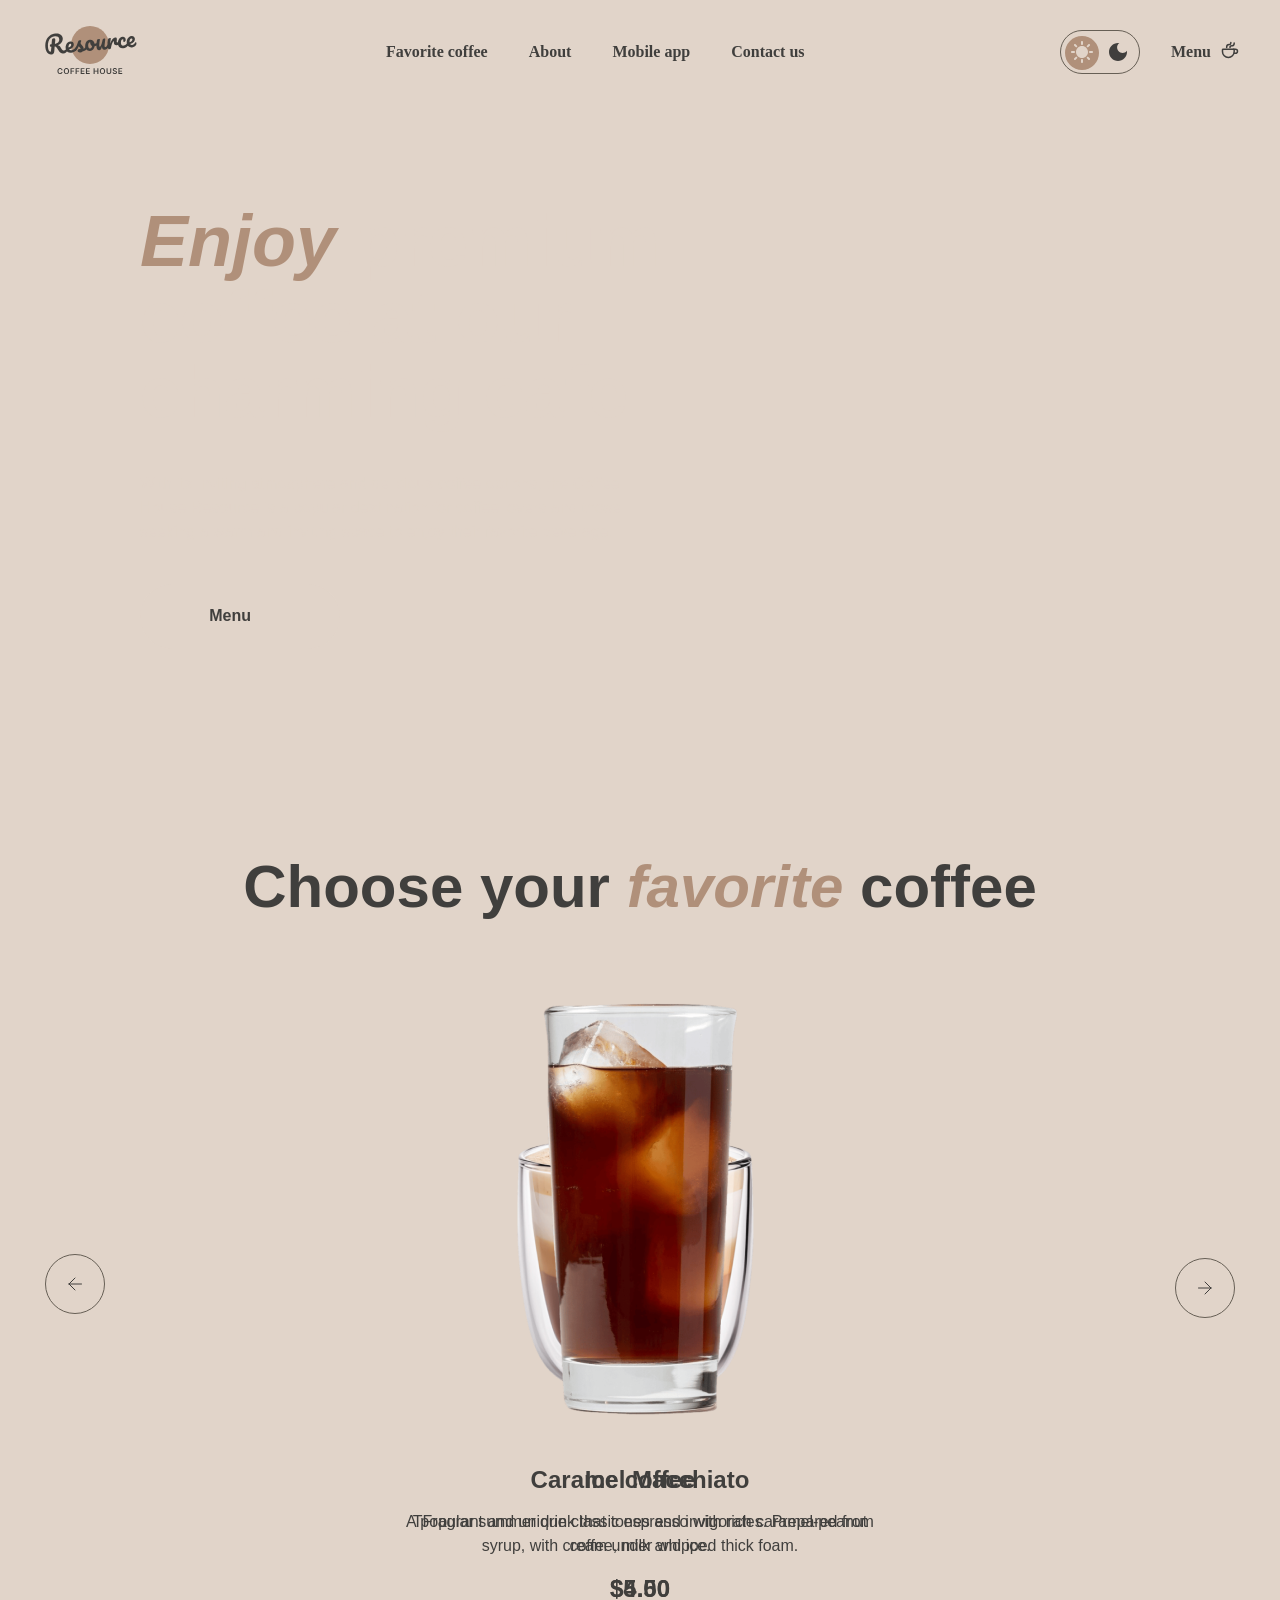
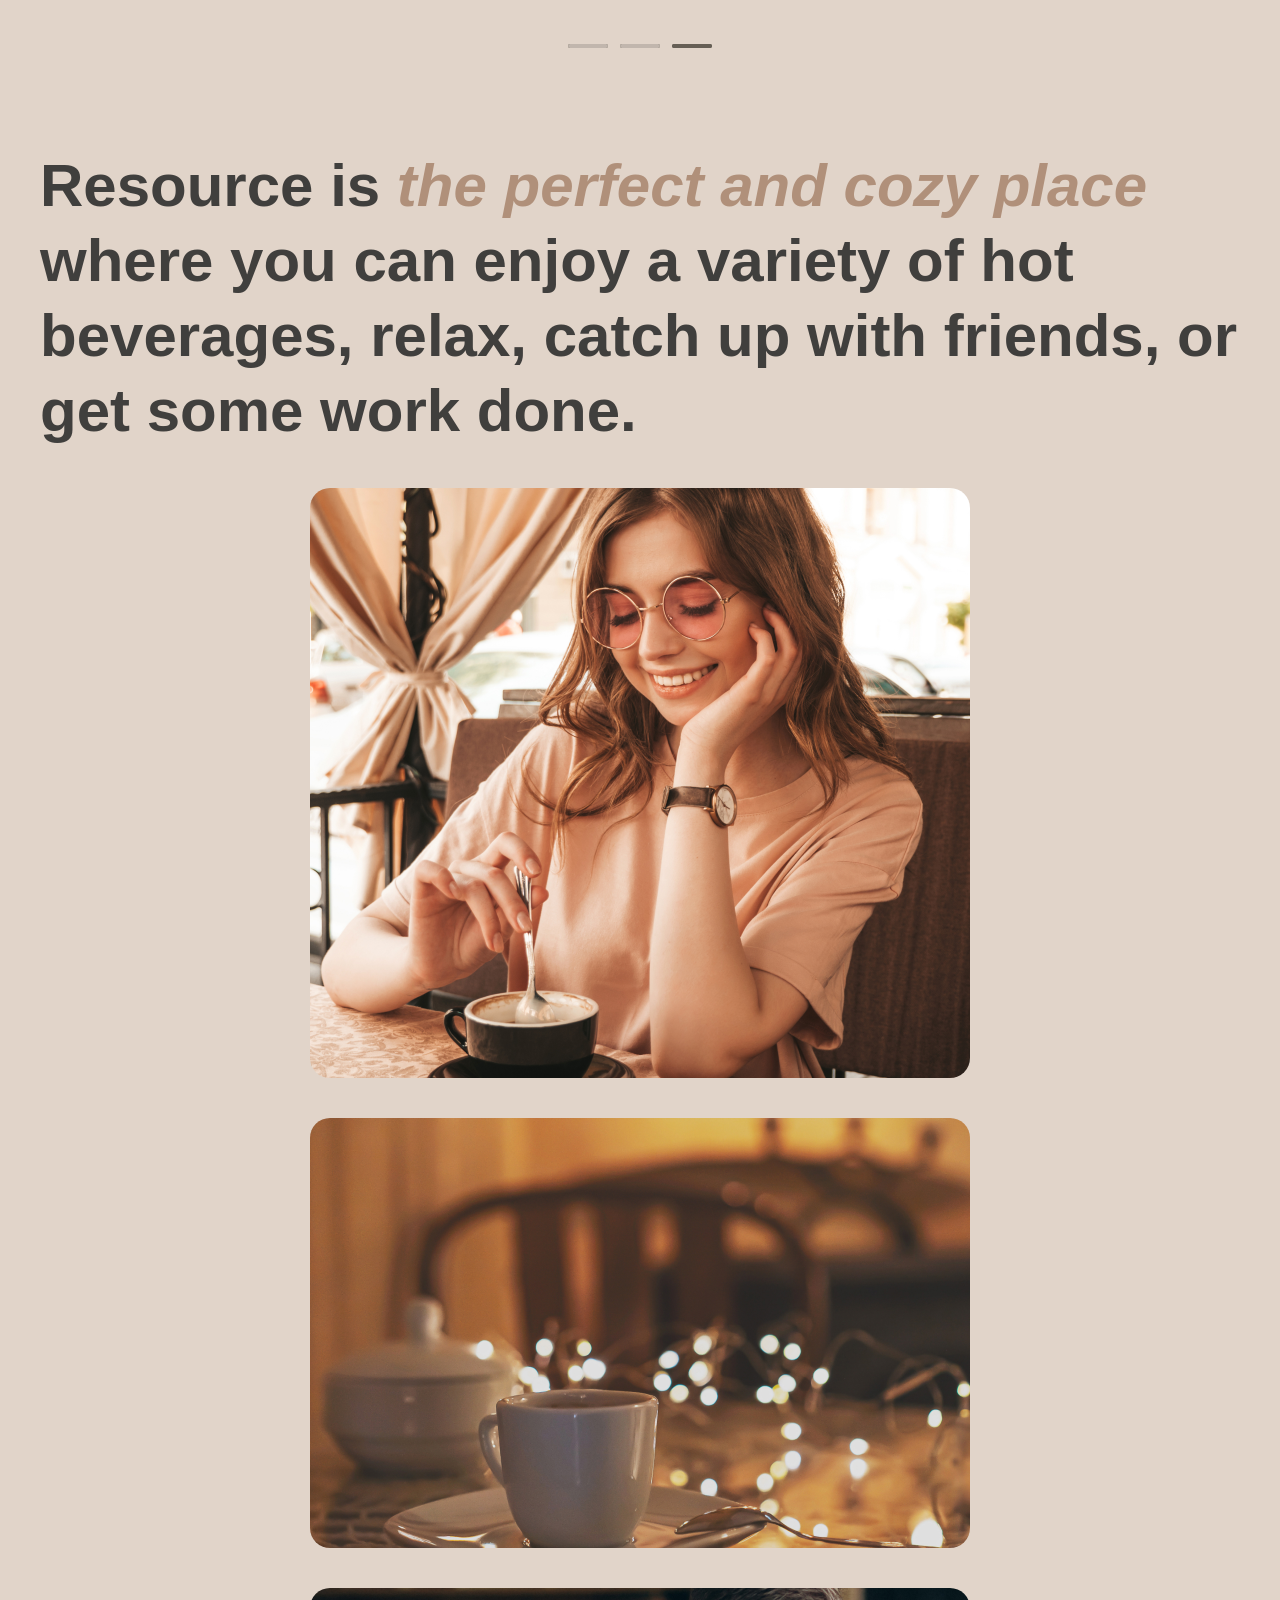
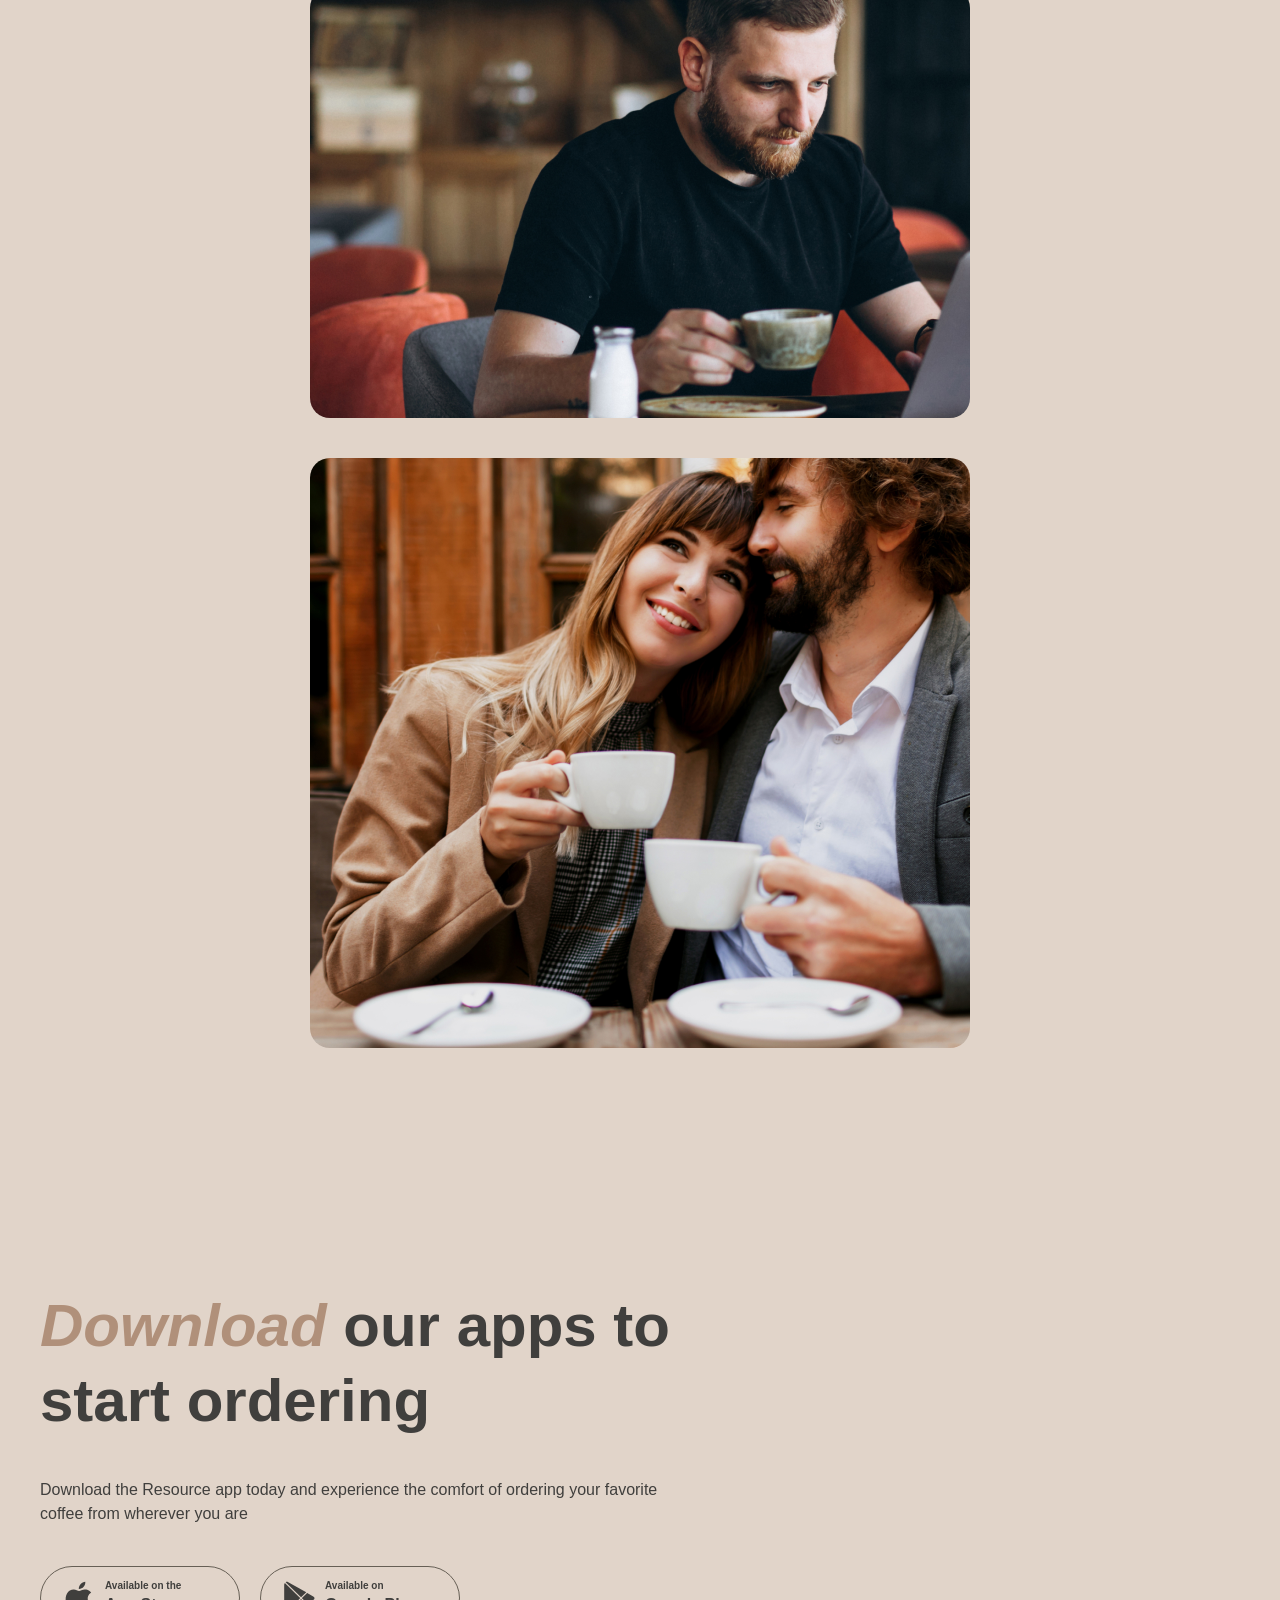
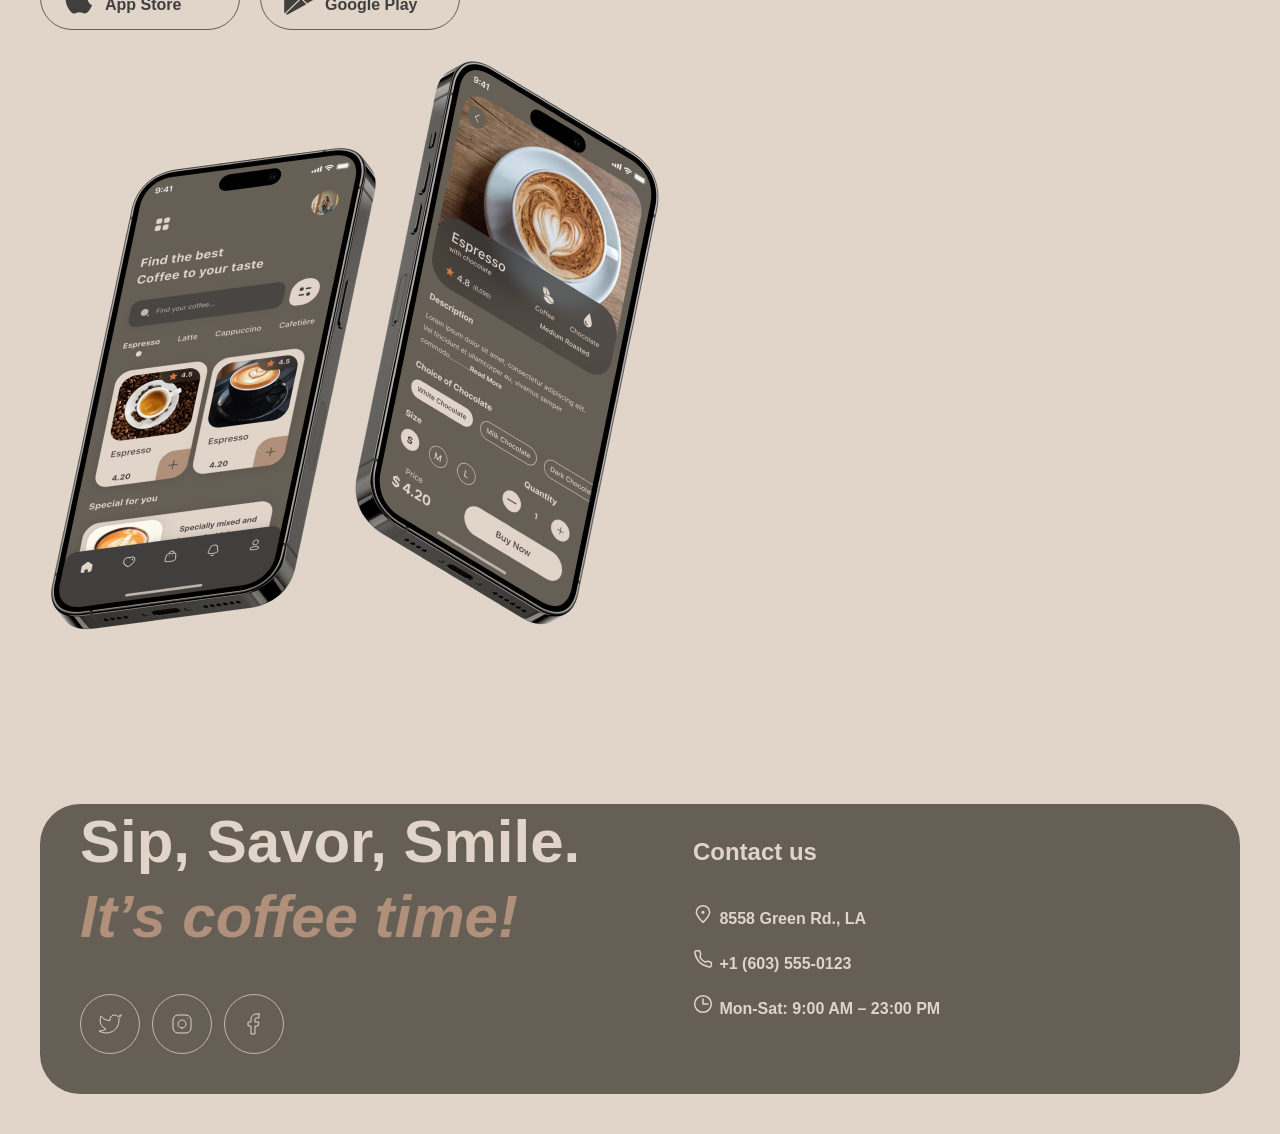
<file: index.html>
<!DOCTYPE html>
<html lang="en">

<head>
    <meta charset="UTF-8">
    <meta name="viewport" content="width=device-width, initial-scale=1.0">
    <link rel="stylesheet" href="css/index.css">
    <title>Coffee-House</title>
    <link rel="icon" type="image/x-icon" href="asserts/img/ico/coffee-cup.ico">
    <script src="js/init-theme.js" type="module"></script>
</head>

<body>
    <header class="header">
        <div class="content-wrapper">
            <a class="logo-link menu_page" href="index.html">
                <img class="logo" src="asserts/img/svg/header/logo-light.svg" alt="Coffee House"></a>
            <div class="header_menu_wrapper">
                <nav class="nav">
                    <ul class="nav_list">
                        <li class="nav_item"><a class="link nav_link" href="#favorite">Favorite coffee</a></li>
                        <li class="nav_item"><a class="link nav_link" href="#about">About</a></li>
                        <li class="nav_item"><a class="link nav_link" href="#mobile-app">Mobile app</a></li>
                        <li class="nav_item"><a class="link nav_link" href="#contact-us">Contact us</a></li>
                    </ul>
                </nav>

                <a class="link menu_link" href="menu.html">
                    <div class="menu">Menu</div>
                    <img class="coffee-cup" src="asserts/img/svg/header/coffee-cup-light.svg" alt="">
                </a>
            </div>
            <label class="theme-switch">
                <input type="checkbox" id="theme-toggle">
                <span class="theme-slider">
                    <span class="icon sun"><svg width="22" height="22" viewBox="0 0 22 22" fill="none"
                            xmlns="http://www.w3.org/2000/svg" aria-hidden="true">
                            <path
                                d="M10 3V1C10 0.45 10.45 0 11 0C11.55 0 12 0.45 12 1V3C12 3.55 11.55 4 11 4C10.45 4 10 3.55 10 3ZM17.36 6.05L18.77 4.63C19.16 4.24 19.16 3.61 18.77 3.22C18.38 2.83 17.75 2.83 17.36 3.22L15.95 4.64C15.56 5.03 15.56 5.66 15.95 6.05C16.34 6.44 16.97 6.44 17.36 6.05ZM21 10H19C18.45 10 18 10.45 18 11C18 11.55 18.45 12 19 12H21C21.55 12 22 11.55 22 11C22 10.45 21.55 10 21 10ZM11 18C10.45 18 10 18.45 10 19V21C10 21.55 10.45 22 11 22C11.55 22 12 21.55 12 21V19C12 18.45 11.55 18 11 18ZM4.64 6.05L3.22 4.64C2.83 4.25 2.83 3.61 3.22 3.23C3.61 2.85 4.25 2.84 4.63 3.23L6.04 4.64C6.43 5.03 6.43 5.67 6.04 6.05C5.65 6.43 5.02 6.44 4.64 6.05ZM15.95 15.95C15.56 16.34 15.56 16.98 15.95 17.36L17.36 18.77C17.75 19.16 18.39 19.16 18.77 18.77C19.16 18.38 19.16 17.74 18.77 17.36L17.36 15.95C16.98 15.56 16.34 15.56 15.95 15.95ZM1 12H3C3.55 12 4 11.55 4 11C4 10.45 3.55 10 3 10H1C0.45 10 0 10.45 0 11C0 11.55 0.45 12 1 12ZM4.64 18.78L6.05 17.37C6.44 16.98 6.44 16.34 6.05 15.96C5.66 15.58 5.02 15.57 4.64 15.96L3.23 17.37C2.84 17.76 2.84 18.4 3.23 18.78C3.61 19.17 4.25 19.17 4.64 18.78ZM11 5C7.69 5 5 7.69 5 11C5 14.31 7.69 17 11 17C14.31 17 17 14.31 17 11C17 7.69 14.31 5 11 5Z"
                                fill="#E1D4C9" />
                        </svg>

                    </span>
                    <span class="icon moon"><svg width="18" height="18" viewBox="0 0 18 18" fill="none"
                            xmlns="http://www.w3.org/2000/svg" aria-hidden="true">
                            <path
                                d="M9 0C4.03 0 0 4.03 0 9C0 13.97 4.03 18 9 18C13.97 18 18 13.97 18 9C18 8.54 17.96 8.08 17.9 7.64C16.92 9.01 15.32 9.9 13.5 9.9C10.52 9.9 8.1 7.48 8.1 4.5C8.1 2.69 8.99 1.08 10.36 0.0999999C9.92 0.0399999 9.46 0 9 0Z"
                                fill="#403F3D" />
                        </svg>
                    </span>
                </span>
            </label>
            <div class="burger_menu">
                <span class="line-1"></span>
                <span class="line-2"></span>
            </div>
        </div>
    </header>
    <main class="main">
        <section class="section_enjoy">
            <div class="content-wrapper">
                <div class="section-enjoy_content"><video autoplay muted loop>
                        <source src="asserts/video/enjoy-720.mp4" type="video/mp4">
                    </video>
                    <div class="enjoy_wrapper">
                        <h1><span class="accent-text">Enjoy</span> premium coffee at our charming cafe</h1>
                        <p>With its inviting atmosphere and delicious coffee options, the Coffee House Resource is a
                            popular
                            destination for coffee lovers and those seeking a warm and inviting space to enjoy their
                            favorite beverage.</p>
                        <button class="menu" onclick="location.href='menu.html'">
                            <span class="btn-menu-text">Menu</span>
                            <img class="coffee-cup-button coffee-cup" src="asserts/img/svg/header/coffee-cup-light.svg"
                                alt="">
                        </button>
                    </div>
                </div>

            </div>
        </section>
        <section id="favorite" class="section_favorite">
            <div class="content-wrapper content-wrapper--column">
                <h2 class="section-header">Choose your <span class="accent-text">favorite</span> coffee</h2>
                <div class="slider">
                    <div class="slides-container">
                        <div class="slide active">
                            <div class="cofee_image"><img src="asserts/img/png/slide-1.png"
                                    alt="S’mores Frappuccino cup"></div>
                            <div class="coffee_name">S’mores Frappuccino</div>
                            <div class="coffee_description">This new drink takes an espresso and mixes it with brown
                                sugar and cinnamon before being topped with oat milk.</div>
                            <div class="coffee_price">$5.50</div>
                        </div>
                        <div class="slide">
                            <div class="cofee_image"><img src="asserts/img/png/slide-2.png" alt="slide-2"></div>
                            <div class="coffee_name">Caramel Macchiato</div>
                            <div class="coffee_description">TFragrant and unique classic espresso with rich
                                caramel-peanut syrup, with cream under whipped thick foam.</div>
                            <div class="coffee_price">$5.00</div>
                        </div>
                        <div class="slide">
                            <div class="cofee_image"><img src="asserts/img/png/slide-3.png" alt="slide-3"></div>
                            <div class="coffee_name">Ice coffee</div>
                            <div class="coffee_description">A popular summer drink that tones and invigorates. Prepared
                                from coffee, milk and ice.</div>
                            <div class="coffee_price">$4.50</div>
                        </div>
                    </div>
                    <div class="left_arrow">
                        <svg class="svg-arrow" width="60" height="60" viewBox="0 0 60 60" fill="none"
                            xmlns="http://www.w3.org/2000/svg">
                            <rect class="rect" x="0.5" y="0.5" width="59" height="59" rx="29.5" stroke="#665F55" />
                            <path class="path" d="M36.5 30H24M24 30L30 24M24 30L30 36" stroke="#403F3D"
                                stroke-linecap="round" stroke-linejoin="round" />
                        </svg>
                    </div>
                    <div class="right_arrow"><svg class="svg-arrow" width="60" height="60" viewBox="0 0 60 60"
                            fill="none" xmlns="http://www.w3.org/2000/svg">
                            <rect class="rect" x="0.5" y="0.5" width="59" height="59" rx="29.5" stroke="#665F55" />
                            <path class="path" d="M36.5 30H24M24 30L30 24M24 30L30 36" stroke="#403F3D"
                                stroke-linecap="round" stroke-linejoin="round" />
                        </svg></div>
                    <div class="controls">
                        <div class="controll-wrapper">
                            <div class="control active"></div>
                        </div>
                        <div class="controll-wrapper">
                            <div class="control"></div>
                        </div>
                        <div class="controll-wrapper">
                            <div class="control"></div>
                        </div>
                    </div>
                </div>
            </div>
        </section>
        <section id="about" class="section_about">
            <div class="content-wrapper content-wrapper--column">
                <h2 class="section-header">Resource is <span class="accent-text">the perfect and cozy place</span> where
                    you
                    can enjoy a variety
                    of hot beverages,
                    relax, catch up with friends, or get some work done.</h2>
                <div class="galery">
                    <div class="left_row">
                        <div class="frame frame_first"> <img class="foto_first" src="asserts/img/png/about-1.png"
                                alt="">
                        </div>
                        <div class="frame frame_second">
                            <img class="foto_second" src="asserts/img/png/about-2.png" alt="">
                        </div>
                    </div>
                    <div class="right_row">
                        <div class="frame frame_first"><img class="foto_first" src="asserts/img/png/about-3.png" alt="">
                        </div>
                        <div class="frame frame_second"><img class="foto_second" src="asserts/img/png/about-4.png"
                                alt=""></div>
                    </div>
                </div>
            </div>
        </section>
        <section id="mobile-app" class="mobile-app">
            <div class="content-wrapper">
                <div class="offer">
                    <h2 class="section-header"><span class="accent-text">Download</span> our apps to start ordering</h2>
                    <div class="description">Download the Resource app today and experience the comfort of ordering your
                        favorite coffee from wherever you are</div>
                    <div class="download_block_buttons">
                        <button class="button-download"><svg class="svg-apple" width="36" height="36"
                                viewBox="0 0 36 36" fill="none" xmlns="http://www.w3.org/2000/svg">
                                <g id="icon-apple">
                                    <g id="Icon-apple">
                                        <g id="Vector-apple">
                                            <path class="apple"
                                                d="M26.7063 18.6307C26.6694 14.6324 30.0641 12.6872 30.2193 12.5966C28.2967 9.86366 25.3169 9.49026 24.2697 9.46048C21.767 9.20369 19.3393 10.9206 18.0644 10.9206C16.764 10.9206 14.8008 9.48529 12.6848 9.52747C9.96196 9.56841 7.41468 11.1055 6.01762 13.4923C3.13444 18.359 5.28474 25.5108 8.04705 29.4446C9.42884 31.3712 11.0435 33.5223 13.1569 33.4466C15.2245 33.3635 15.9968 32.1614 18.4919 32.1614C20.9641 32.1614 21.6893 33.4466 23.8447 33.3983C26.0637 33.3635 27.4608 31.463 28.7942 29.519C30.3911 27.3108 31.0323 25.1362 31.0578 25.0245C31.0056 25.0071 26.7483 23.4229 26.7063 18.6307Z"
                                                fill="#403F3D" />
                                            <path class="apple"
                                                d="M22.6347 6.87268C23.7468 5.51675 24.5076 3.67205 24.2964 1.80005C22.6869 1.86952 20.674 2.88554 19.5149 4.21169C18.4893 5.38029 17.5732 7.29571 17.8099 9.097C19.6179 9.2285 21.4743 8.20752 22.6347 6.87268Z"
                                                fill="#403F3D" />
                                        </g>
                                    </g>
                                </g>
                            </svg>
                            <span class="text">
                                <span class="description">Available on the</span>
                                <span class="platform">App Store</span>
                            </span>
                        </button>
                        <button class="button-download"><svg width="36" height="36" viewBox="0 0 36 36" fill="none"
                                xmlns="http://www.w3.org/2000/svg">
                                <g id="icon-google">
                                    <g id="Icon-google">
                                        <path class="google" id="Vector-google"
                                            d="M3.7558 3.20297C3.39335 3.57289 3.18359 4.14884 3.18359 4.89471V31.4994C3.18359 32.2453 3.39335 32.8212 3.7558 33.1911L3.84525 33.2723L19.1359 18.37V18.0181L3.84525 3.11575L3.7558 3.20297Z"
                                            fill="#403F3D" />
                                        <path class="google" id="Vector_2"
                                            d="M26.0776 23.34L20.9863 18.37V18.0181L26.0837 13.0482L26.1979 13.1128L32.2345 16.4617C33.9573 17.4121 33.9573 18.976 32.2345 19.9324L26.1979 23.2753L26.0776 23.34Z"
                                            fill="#403F3D" />
                                        <path class="google" id="Vector_3"
                                            d="M25.2733 24.2007L20.0617 19.1195L4.68164 34.1166C5.25384 34.7031 6.18695 34.7737 7.24807 34.1873L25.2733 24.2007Z"
                                            fill="#403F3D" />
                                        <path class="google" id="Vector_4"
                                            d="M25.2733 12.1876L7.24807 2.20103C6.18695 1.62058 5.25384 1.69125 4.68164 2.27772L20.0617 17.2688L25.2733 12.1876Z"
                                            fill="#403F3D" />
                                    </g>
                                </g>
                            </svg>
                            <span class="text">
                                <span class="description">Available on</span>
                                <span class="platform">Google Play</span>
                            </span>
                        </button>
                    </div>
                </div>
                <div class="screens">
                    <img src="asserts/img/png/mobile-screens.png" alt="">
                </div>
            </div>
        </section>
    </main>
    <footer class="footer">
        <div class="content-wrapper">
            <div class="left_pane">
                <h2>Sip, Savor, Smile. <span class="accent-text">It’s coffee time!</span></h2>
                <div class="icons">
                    <a class="icon-wrapper" href="https://twitter.com/?lang=en" target="_blank"><svg width="24"
                            height="24" viewBox="0 0 24 24" fill="none" xmlns="http://www.w3.org/2000/svg">
                            <g id="twitter">
                                <path class="twitter" id="Vector-twitter"
                                    d="M23 3.01006C23 3.01006 20.9821 4.20217 19.86 4.54006C19.2577 3.84757 18.4573 3.35675 17.567 3.13398C16.6767 2.91122 15.7395 2.96725 14.8821 3.29451C14.0247 3.62177 13.2884 4.20446 12.773 4.96377C12.2575 5.72309 11.9877 6.62239 12 7.54006V8.54006C10.2426 8.58562 8.50127 8.19587 6.93101 7.4055C5.36074 6.61513 4.01032 5.44869 3 4.01006C3 4.01006 -1 13.0101 8 17.0101C5.94053 18.408 3.48716 19.109 1 19.0101C10 24.0101 21 19.0101 21 7.51006C20.9991 7.23151 20.9723 6.95365 20.92 6.68006C21.9406 5.67355 23 3.01006 23 3.01006Z"
                                    stroke="#E1D4C9" stroke-linecap="round" stroke-linejoin="round" />
                            </g>
                        </svg>
                    </a>
                    <a class="icon-wrapper" href="https://www.instagram.com/" target="_blank"><svg width="24"
                            height="24" viewBox="0 0 24 24" fill="none" xmlns="http://www.w3.org/2000/svg">
                            <g id="instagram">
                                <path class="instagram" id="Vector-instagram"
                                    d="M12 16C14.2091 16 16 14.2091 16 12C16 9.79086 14.2091 8 12 8C9.79086 8 8 9.79086 8 12C8 14.2091 9.79086 16 12 16Z"
                                    stroke="#E1D4C9" stroke-linecap="round" stroke-linejoin="round" />
                                <path class="instagram" id="Vector-instagram_2"
                                    d="M3 16V8C3 5.23858 5.23858 3 8 3H16C18.7614 3 21 5.23858 21 8V16C21 18.7614 18.7614 21 16 21H8C5.23858 21 3 18.7614 3 16Z"
                                    stroke="#E1D4C9" />
                                <path class="instagram" id="Vector-instagram_3" d="M17.5 6.51L17.51 6.49889"
                                    stroke="#E1D4C9" stroke-linecap="round" stroke-linejoin="round" />
                            </g>
                        </svg>
                    </a>
                    <a class="icon-wrapper" href="https://www.facebook.com/" target="_blank"><svg width="24" height="24"
                            viewBox="0 0 24 24" fill="none" xmlns="http://www.w3.org/2000/svg">
                            <g id="facebook">
                                <path class="facebook" id="Vector-facebook"
                                    d="M17 2H14C12.6739 2 11.4021 2.52678 10.4645 3.46447C9.52678 4.40215 9 5.67392 9 7V10H6V14H9V22H13V14H16L17 10H13V7C13 6.73478 13.1054 6.48043 13.2929 6.29289C13.4804 6.10536 13.7348 6 14 6H17V2Z"
                                    stroke="#E1D4C9" stroke-linecap="round" stroke-linejoin="round" />
                            </g>
                        </svg></a>
                </div>
            </div>
            <div class="right_pane">
                <div id="contact-us" class="contact-us">Contact us</div>
                <div class="contacts">
                    <a class="geo"
                        href="https://www.google.com/maps/place/Green+Ave,+Los+Angeles,+CA+90017,+USA/@34.0510876,-118.2740716,17z/data=!3m1!4b1!4m6!3m5!1s0x80c2c7a34c447f8b:0xe3b7208a65a0b1e2!8m2!3d34.0510876!4d-118.2714967!16s%2Fg%2F1tj1sbyf?entry=ttu"
                        target="_blank"><img src="asserts/img/svg/footer/geo.svg" alt="">
                        <p>8558 Green Rd., LA</p>
                    </a>
                    <a class="tel" href="tel:+1(603)555-0123"><img src="asserts/img/svg/footer/phone.svg" alt="">
                        <p>
                            +1 (603) 555-0123</p>
                    </a>
                    <div class="work-days"><img src="asserts/img/svg/footer/clock.svg" alt="">
                        <p>Mon-Sat: 9:00 AM – 23:00 PM</p>
                    </div>
                </div>
            </div>
        </div>
    </footer>
    <script src="js/theme.js" type="module"></script>
    <script src="js/slider.js" type="module"></script>
    <script src="js/burger-menu.js" type="module"></script>
</body>

</html>
</file>
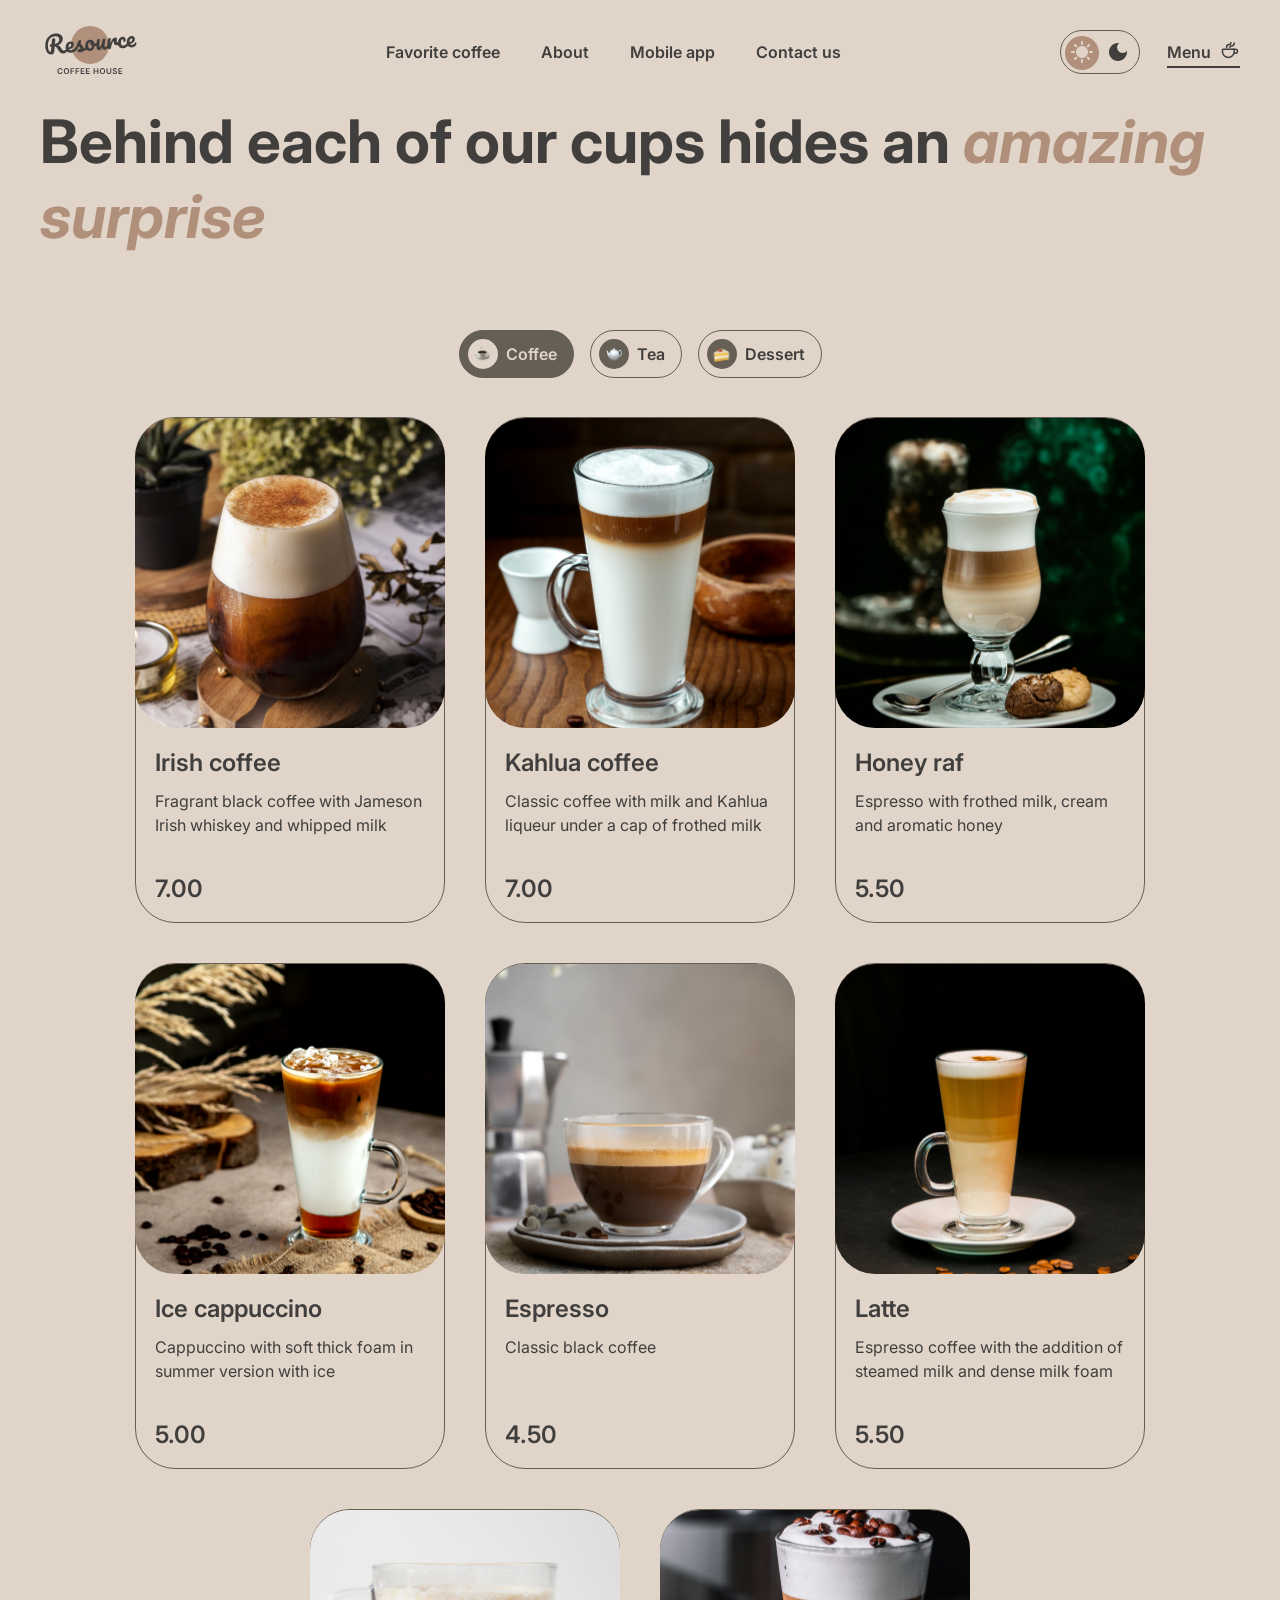
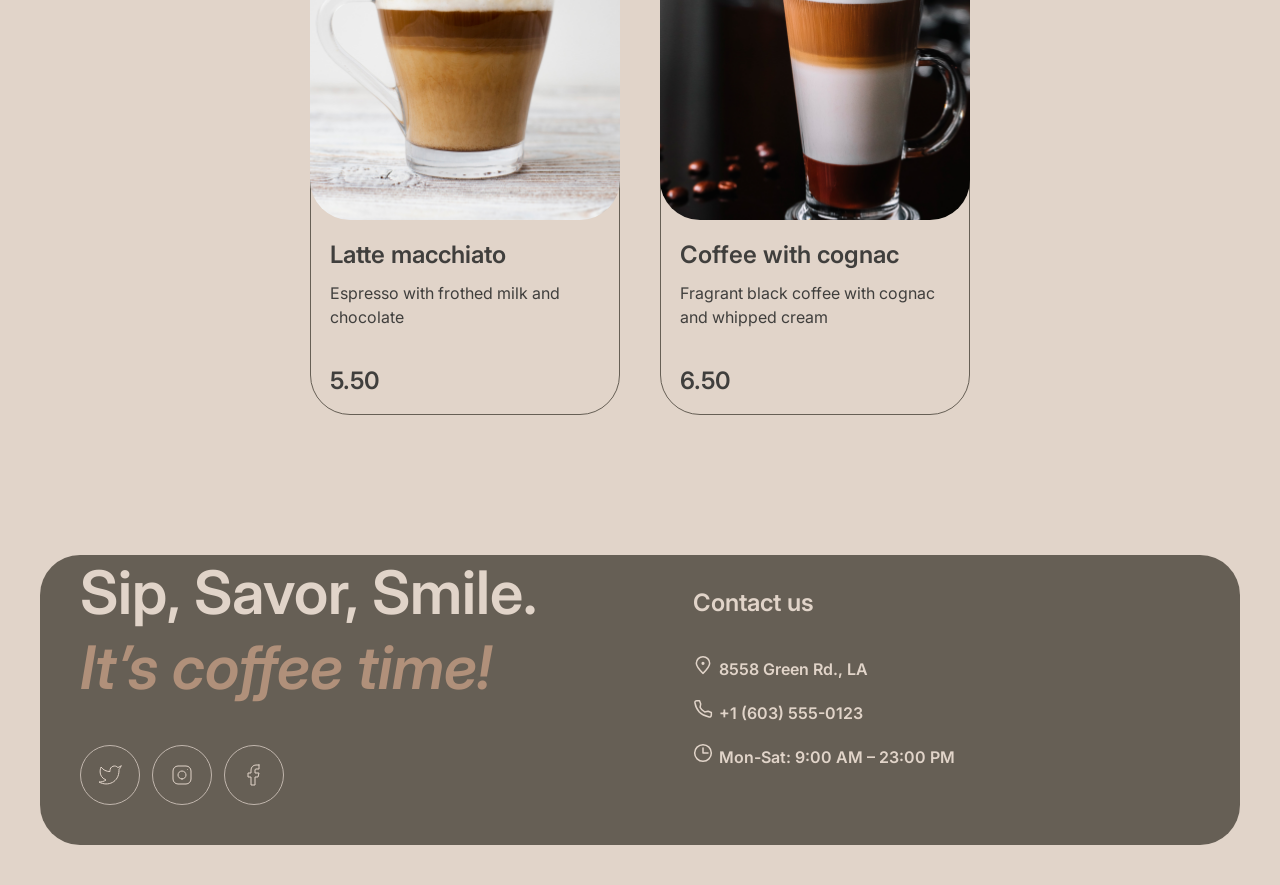
<file: menu.html>
<!DOCTYPE html>
<html lang="en">

<head>
    <meta charset="UTF-8">
    <meta name="viewport" content="width=device-width, initial-scale=1.0">
    <title>Coffee House</title>
    <link rel="stylesheet" href="css/menu.css">
    <link
        href="https://fonts.googleapis.com/css2?family=Inter:ital,opsz,wght@0,14..32,100..900;1,14..32,100..900&display=swap"
        rel="stylesheet">
    <link rel="icon" href="asserts/img/ico/coffee-cup.ico" type="image/x-icon">
    <script src="js/init-theme.js" type="module"></script>
</head>

<body>
    <header class="header">
        <div class="content-wrapper">
            <a class="logo-link menu_page" href="index.html">
                <img class="logo" src="asserts/img/svg/header/logo-light.svg" alt="Coffee House"></a>
            <div class="header_menu_wrapper">
                <nav class="nav">
                    <ul class="nav_list">
                        <li class="nav_item"><a class="link nav_link" href="index.html#favorite">Favorite coffee</a>
                        </li>
                        <li class="nav_item"><a class="link nav_link" href="index.html#about">About</a></li>
                        <li class="nav_item"><a class="link nav_link" href="index.html#mobile-app">Mobile app</a></li>
                        <li class="nav_item"><a class="link nav_link" href="#contact-us">Contact us</a></li>
                    </ul>
                </nav>

                <a class="link menu_link">
                    <div class="menu">Menu</div>
                    <img class="coffee-cup" src="asserts/img/svg/header/coffee-cup-light.svg" alt="">
                </a>
            </div>
            <label class="theme-switch">
                <input type="checkbox" id="theme-toggle">
                <span class="theme-slider">
                    <span class="icon sun"><svg width="22" height="22" viewBox="0 0 22 22" fill="none"
                            xmlns="http://www.w3.org/2000/svg" aria-hidden="true">
                            <path
                                d="M10 3V1C10 0.45 10.45 0 11 0C11.55 0 12 0.45 12 1V3C12 3.55 11.55 4 11 4C10.45 4 10 3.55 10 3ZM17.36 6.05L18.77 4.63C19.16 4.24 19.16 3.61 18.77 3.22C18.38 2.83 17.75 2.83 17.36 3.22L15.95 4.64C15.56 5.03 15.56 5.66 15.95 6.05C16.34 6.44 16.97 6.44 17.36 6.05ZM21 10H19C18.45 10 18 10.45 18 11C18 11.55 18.45 12 19 12H21C21.55 12 22 11.55 22 11C22 10.45 21.55 10 21 10ZM11 18C10.45 18 10 18.45 10 19V21C10 21.55 10.45 22 11 22C11.55 22 12 21.55 12 21V19C12 18.45 11.55 18 11 18ZM4.64 6.05L3.22 4.64C2.83 4.25 2.83 3.61 3.22 3.23C3.61 2.85 4.25 2.84 4.63 3.23L6.04 4.64C6.43 5.03 6.43 5.67 6.04 6.05C5.65 6.43 5.02 6.44 4.64 6.05ZM15.95 15.95C15.56 16.34 15.56 16.98 15.95 17.36L17.36 18.77C17.75 19.16 18.39 19.16 18.77 18.77C19.16 18.38 19.16 17.74 18.77 17.36L17.36 15.95C16.98 15.56 16.34 15.56 15.95 15.95ZM1 12H3C3.55 12 4 11.55 4 11C4 10.45 3.55 10 3 10H1C0.45 10 0 10.45 0 11C0 11.55 0.45 12 1 12ZM4.64 18.78L6.05 17.37C6.44 16.98 6.44 16.34 6.05 15.96C5.66 15.58 5.02 15.57 4.64 15.96L3.23 17.37C2.84 17.76 2.84 18.4 3.23 18.78C3.61 19.17 4.25 19.17 4.64 18.78ZM11 5C7.69 5 5 7.69 5 11C5 14.31 7.69 17 11 17C14.31 17 17 14.31 17 11C17 7.69 14.31 5 11 5Z"
                                fill="#E1D4C9" />
                        </svg>

                    </span>
                    <span class="icon moon"><svg width="18" height="18" viewBox="0 0 18 18" fill="none"
                            xmlns="http://www.w3.org/2000/svg" aria-hidden="true">
                            <path
                                d="M9 0C4.03 0 0 4.03 0 9C0 13.97 4.03 18 9 18C13.97 18 18 13.97 18 9C18 8.54 17.96 8.08 17.9 7.64C16.92 9.01 15.32 9.9 13.5 9.9C10.52 9.9 8.1 7.48 8.1 4.5C8.1 2.69 8.99 1.08 10.36 0.0999999C9.92 0.0399999 9.46 0 9 0Z"
                                fill="#403F3D" />
                        </svg>
                    </span>
                </span>
            </label>
            <div class="burger_menu">
                <span class="line-1"></span>
                <span class="line-2"></span>
            </div>
        </div>
    </header>
    <main class="main">
        <div class="content-wrapper content-wrapper--column">
            <h1 class="section-header">Behind each of our cups hides an <span class="accent-text">amazing
                    surprise</span></h1>
            <div class="menu_wrapper">
                <div class="controls">
                    <button class="button category-btn active" value="coffee"><span class="icon_wrapper">
                            <img src="asserts/img/svg/menu/coffee.svg" alt=""></span>
                        <span class="name">Coffee</span></button>
                    <button class="button category-btn" value="tea"><span class="icon_wrapper">
                            <img src="asserts/img/svg/menu/tea.svg" alt=""></span>
                        <span>Tea</span></button>
                    <button class="button category-btn" value="dessert"><span class="icon_wrapper"><img
                                src="asserts/img/svg/menu/dessert.svg" alt=""></span><span
                            class="name">Dessert</span></button>
                </div>
                <div class="menu-content">
                </div>
                <button class="button show-more-btn" type="button" aria-label="Show more items">
                    <img src="asserts/img/svg/menu/refresh.svg" alt="">
                </button>
            </div>
        </div>
    </main>
    <footer class="footer">
        <div class="content-wrapper">
            <div class="left_pane">
                <h2>Sip, Savor, Smile. <span class="accent-text">It’s coffee time!</span></h2>
                <div class="icons">
                    <a class="icon-wrapper" href="https://twitter.com/?lang=en" target="_blank"
                        aria-label="Twitter"><svg width="24" height="24" viewBox="0 0 24 24" fill="none"
                            xmlns="http://www.w3.org/2000/svg">
                            <g id="twitter">
                                <path class="twitter" id="Vector-twitter"
                                    d="M23 3.01006C23 3.01006 20.9821 4.20217 19.86 4.54006C19.2577 3.84757 18.4573 3.35675 17.567 3.13398C16.6767 2.91122 15.7395 2.96725 14.8821 3.29451C14.0247 3.62177 13.2884 4.20446 12.773 4.96377C12.2575 5.72309 11.9877 6.62239 12 7.54006V8.54006C10.2426 8.58562 8.50127 8.19587 6.93101 7.4055C5.36074 6.61513 4.01032 5.44869 3 4.01006C3 4.01006 -1 13.0101 8 17.0101C5.94053 18.408 3.48716 19.109 1 19.0101C10 24.0101 21 19.0101 21 7.51006C20.9991 7.23151 20.9723 6.95365 20.92 6.68006C21.9406 5.67355 23 3.01006 23 3.01006Z"
                                    stroke="#E1D4C9" stroke-linecap="round" stroke-linejoin="round" />
                            </g>
                        </svg>
                    </a>
                    <a class="icon-wrapper" href="https://www.instagram.com/" target="_blank"
                        aria-label="Instagram"><svg width="24" height="24" viewBox="0 0 24 24" fill="none"
                            xmlns="http://www.w3.org/2000/svg" aria-hidden="true">
                            <g id="instagram">
                                <path class="instagram" id="Vector-instagram"
                                    d="M12 16C14.2091 16 16 14.2091 16 12C16 9.79086 14.2091 8 12 8C9.79086 8 8 9.79086 8 12C8 14.2091 9.79086 16 12 16Z"
                                    stroke="#E1D4C9" stroke-linecap="round" stroke-linejoin="round" />
                                <path class="instagram" id="Vector-instagram_2"
                                    d="M3 16V8C3 5.23858 5.23858 3 8 3H16C18.7614 3 21 5.23858 21 8V16C21 18.7614 18.7614 21 16 21H8C5.23858 21 3 18.7614 3 16Z"
                                    stroke="#E1D4C9" />
                                <path class="instagram" id="Vector-instagram_3" d="M17.5 6.51L17.51 6.49889"
                                    stroke="#E1D4C9" stroke-linecap="round" stroke-linejoin="round" />
                            </g>
                        </svg>
                    </a>
                    <a class="icon-wrapper" href="https://www.facebook.com/" target="_blank" aria-label="Facebook"><svg
                            width="24" height="24" viewBox="0 0 24 24" fill="none" xmlns="http://www.w3.org/2000/svg"
                            aria-hidden="true">
                            <g id="facebook">
                                <path class="facebook" id="Vector-facebook"
                                    d="M17 2H14C12.6739 2 11.4021 2.52678 10.4645 3.46447C9.52678 4.40215 9 5.67392 9 7V10H6V14H9V22H13V14H16L17 10H13V7C13 6.73478 13.1054 6.48043 13.2929 6.29289C13.4804 6.10536 13.7348 6 14 6H17V2Z"
                                    stroke="#E1D4C9" stroke-linecap="round" stroke-linejoin="round" />
                            </g>
                        </svg></a>
                </div>
            </div>
            <div class="right_pane">
                <div id="contact-us" class="contact-us">Contact us</div>
                <div class="contacts">
                    <a class="geo"
                        href="https://www.google.com/maps/place/Green+Ave,+Los+Angeles,+CA+90017,+USA/@34.0510876,-118.2740716,17z/data=!3m1!4b1!4m6!3m5!1s0x80c2c7a34c447f8b:0xe3b7208a65a0b1e2!8m2!3d34.0510876!4d-118.2714967!16s%2Fg%2F1tj1sbyf?entry=ttu"
                        target="_blank"><img src="asserts/img/svg/footer/geo.svg" alt="">
                        <p>8558 Green Rd., LA</p>
                    </a>
                    <a class="tel" href="tel:+1(603)555-0123"><img src="asserts/img/svg/footer/phone.svg" alt="">
                        <p>
                            +1 (603) 555-0123</p>
                    </a>
                    <div class="work-days"><img src="asserts/img/svg/footer/clock.svg" alt="">
                        <p>Mon-Sat: 9:00 AM – 23:00 PM</p>
                    </div>
                </div>
            </div>
        </div>
    </footer>

    <script src="js/menu-page.js" type="module"></script>
    <script src="js/theme.js" type="module"></script>
    <script src="js/burger-menu.js" type="module"></script>

</body>

</html>
</file>
<file: css/index.css>
@import "variables.css";
@import "common.css";
@import "header.css";
@import "footer.css";

.section-enjoy_content {
  width: 100%;
  position: relative;
  overflow: hidden;
  border-radius: 40px;
  padding: 100px 0 100px 100px;
}

.section_enjoy video {
  position: absolute;
  top: 50%;
  left: 50%;
  transform: translate(-50%, -50%);
  overflow: hidden;
  z-index: -100;
}

.enjoy_wrapper {
  width: 530px;
  color: var(--text-inverse);
}

.enjoy_wrapper h1 {
  font-size: 72px;
  font-weight: 600;
  line-height: 105%;
}

.enjoy_wrapper p {
  margin-top: 41px;
  font-size: 16px;
  font-weight: 400;
  line-height: 150%;
}

.enjoy_wrapper .menu {
  margin-top: 40px;
  display: flex;
  width: 200px;
  padding: 20px 0px;
  justify-content: flex-end;
  border: none;
  border-radius: 100px;
  background-color: var(--bg-page);
  color: var(--text-primary);
  font-size: 16px;
  font-weight: 600;
  line-height: 150%;
  transition: all 300ms ease-in;
}

.enjoy_wrapper .coffee-cup-button {
  margin-right: 60px;
  transition: opacity 300ms ease-in;
  opacity: 0;
  overflow: hidden;
}

.section_favorite .section-header {
  text-align: center;
}

.slider {
  height: 684px;
  position: relative;
}

.slides-container {
  position: absolute;
  top: 50%;
  left: 50%;
  transform: translate(-50%, -50%);
  width: 480px;
  height: 100%;
  overflow: hidden;
}

.slide {
  position: absolute;
  display: flex;
  flex-direction: column;
  align-items: center;
  width: 100%;
  animation: 0.5s ease-in-out;
}

.slide {
  display: none;
}

.slide.active,
.slide.next {
  display: flex;
}

.coffee_name {
  font-size: 24px;
  font-weight: 600;
  line-height: 125%;
  margin-top: 17px;
  margin-bottom: 15px;
}

.coffee_description {
  font-size: 16px;
  font-weight: 400;
  line-height: 150%;
  text-align: center;
}

.coffee_price {
  font-size: 24px;
  font-weight: 600;
  margin-top: 17px;
  margin-bottom: 40px;
}

.left_arrow,
.right_arrow {
  position: absolute;
  top: 42.5%;
}

.left_arrow {
  left: 5px;
}

.right_arrow {
  right: 5px;
}

.controls {
  position: absolute;
  left: 50%;
  bottom: 0;
  transform: translateX(-50%);
  display: flex;
  justify-content: center;
  gap: 12px;
}

.controll-wrapper {
  width: 40px;
  height: 4px;
  border-radius: 100px;
  background-color: var(--border-inverse);
}

.control {
  width: 100%;
  height: 4px;
  border-radius: 100px;
  background-color: var(--border-primary);
}

.control.active {
  background-color: var(--border-inverse);
  animation: progress 7s linear;
}

.to_left {
  animation-name: left;
}

.to_right {
  animation-name: right;
  animation-direction: reverse;
}

.from_left {
  animation-name: left;
  animation-direction: reverse;
}

.from_right {
  animation-name: right;
}

@keyframes left {
  from {
    left: 0;
  }

  to {
    left: -100%;
  }
}

@keyframes right {
  from {
    left: 100%;
  }

  to {
    left: 0;
  }
}

@keyframes progress {
  from {
    width: 0;
  }

  to {
    width: 100%;
  }
}

.galery {
  display: flex;
  justify-content: center;
  gap: 40px;
  flex-wrap: wrap;
}

.frame {
  display: flex;
  align-items: center;
  justify-content: center;
  width: 660px;
  height: 590px;
  border-radius: 20px;
  overflow: hidden;
}

.left_row,
.right_row {
  display: flex;
  flex-direction: column;
  gap: 40px;
}

.left_row .frame_second,
.right_row .frame_first {
  height: 430px;
}

.frame img {
  width: 100%;
  transform: scale(110%);
  transition: 500ms ease-out;
}

.mobile-app .content-wrapper {
  justify-content: space-between;
}
.mobile-app .section-header {
  margin: 0;
}

.offer {
  width: 630px;
  display: flex;
  flex-direction: column;
  flex-wrap: wrap;
  gap: 40px;
  padding-top: 140px;
}

.offer .buttons {
  display: flex;
  gap: 20px;
}

.download_block_buttons {
  display: flex;
  gap: 20px;
}

.button-download {
  display: flex;
  width: 200px;
  padding: 12px 20px;
  align-items: center;
  gap: 8px;
  border-radius: 100px;
  border: 1px solid var(--border-inverse);
  background-color: var(--bg-page);
}

.offer .description {
  font-size: 16px;
  font-weight: 400;
  line-height: 150%;
}

.button-download .text {
  display: flex;
  flex-direction: column;
}

.button-download .description {
  color: var(--text-primary);
  font-size: 10px;
  font-weight: 600;
  line-height: 140%;
  text-align: left;
}

.button-download .platform {
  color: var(--text-primary);
  font-size: 16px;
  font-weight: 600;
  line-height: 150%;
}

.screens img {
  width: 100%;
}

.right_arrow {
  transform: rotate(180deg);
}

@media only screen and (max-width: 1024px) {
  .offer {
    padding: 0;
  }
  .mobile-app .content-wrapper {
    flex-direction: column;
  }

  .section-enjoy_content {
    padding-left: 60px;
  }
}

@media only screen and (max-width: 768px) {
  .left_row .frame_second,
  .right_row .frame_first {
    display: none;
  }

  .frame {
    width: 100%;
  }
}

@media only screen and (max-width: 720px) {
  .content-wrapper {
    padding: 0 16px;
  }

  .section-header {
    font-size: 32px;
  }

  .enjoy_wrapper {
    width: 100%;
  }

  .section-enjoy_content {
    padding: 60px 16px;
  }

  .enjoy_wrapper h1 {
    font-size: 42px;
    line-height: 115%;
  }

  .section_enjoy {
    padding: 60px 16px;
  }

  .left_arrow,
  .right_arrow {
    display: none;
  }

  .coffee_description {
    width: 100%;
  }

  .focus_text {
    font-size: 32px;
  }

  .frame img {
    transform: scale(210%);
  }

  .offer {
    width: 100%;
  }

  .mobile-app {
    gap: 39px;
  }

  .download_block_buttons {
    flex-wrap: wrap;
  }

  .screens {
    margin-left: 0px;
  }

  .screens img {
    width: 348px;
    height: 348px;
  }
}

@media only screen and (max-width: 720px) {
  .slides-container {
    width: 100%;
  }
}

@media (hover: hover) {
  .enjoy_wrapper .menu:hover,
  .left_arrow:hover,
  .right_arrow:hover {
    cursor: pointer;
  }

  .controls .active:hover {
    cursor: default;
  }

  .enjoy_wrapper .menu:hover .coffee-cup-button {
    opacity: 1;
    overflow: visible;
  }

  .enjoy_wrapper .menu:hover .btn-menu-text {
    margin-right: 8px;
    transition: all 300ms ease-in;
  }

  .control__1:hover,
  .control__2:hover,
  .control__3:hover {
    cursor: pointer;
    background-color: var(--border-inverse);
  }

  .frame:hover img {
    transform: scale(100%);
  }

  .svg-arrow:hover {
    fill: var(--bg-container);
    transition: fill 500ms ease-out;
  }

  .svg-arrow:hover .path,
  .svg-arrow:hover .rect {
    stroke: var(--bg-page);
    transition: stroke 500ms ease-out;
  }

  .button-download:hover {
    cursor: pointer;
    background-color: var(--bg-container);
    color: var(--text-inverse);
    border: none;
    transition: background-color 500ms ease-in;
  }

  .button-download:hover span {
    color: var(--text-inverse);
    transition: color 500ms ease-in;
  }

  .button-download:hover .apple,
  .button-download:hover .google {
    fill: var(--bg-page);
    transition: fill 500ms ease-in;
  }
}
</file>
<file: css/menu.css>
@import "variables.css";
@import "common.css";
@import "header.css";
@import "footer.css";

.nav_item,
.menu_link {
  position: relative;
}

button {
  border: none;
}

.menu_link:after {
  content: "";
  position: absolute;
  left: 0;
  bottom: -6px;
  width: 100%;
  height: 2px;
  background: var(--text-primary);
}

.menu_wrapper {
  display: flex;
  flex-direction: column;
  align-items: center;
}

.controls {
  display: flex;
  justify-content: center;
  gap: 16px;
  margin-top: 36px;
  margin-bottom: 39px;
}

.controls span {
  font-size: 16px;
  font-weight: 600;
  line-height: 1.5;
}

.category-btn {
  display: flex;
  padding: 8px 16px 8px 8px;
  justify-content: center;
  align-items: center;
  gap: 8px;
  border-radius: 100px;
  border: 1px solid var(--border-inverse);
  background-color: var(--bg-page);
}

.controls .active {
  background-color: var(--bg-container);
  color: var(--text-inverse);
}

.controls .active .icon_wrapper {
  background-color: var(--bg-page);
}

.icon_wrapper {
  width: 30px;
  height: 30px;
  border-radius: 50%;
  background-color: var(--border-inverse);
  display: flex;
  align-items: center;
  justify-content: center;
}

.menu-content {
  display: flex;
  justify-content: center;
  flex-wrap: wrap;
  gap: 40px;
}

.product {
  display: flex;
  height: 506px;
  width: 310px;
  flex-direction: column;
  align-items: center;
  border-radius: 40px;
  border: 1px solid var(--border-inverse);
  color: var(--text-primary);
}

.image_wrapper {
  display: flex;
  width: 310px;
  height: 310px;
  border-radius: 40px;
  overflow: hidden;
}

.image_wrapper img {
  display: block;
  width: 100%;
  height: 100%;
  object-fit: cover;
  transform: scale(1.1);
  transition: 500ms ease-out;
}

.product .info-block {
  width: 100%;
}

.product .title {
  align-self: stretch;
  font-size: 24px;
  font-weight: 600;
  line-height: 1.25;
  margin: 20px 0 11px 19px;
}

.product .description {
  align-self: stretch;
  font-size: 16px;
  font-weight: 400;
  line-height: 1.5;
  height: 72px;
  margin-left: 19px;
  margin-right: 18px;
  margin-bottom: 13px;
}

.product .price {
  align-self: stretch;
  font-size: 24px;
  font-weight: 600;
  line-height: 1.25;
  margin: 9px 0 18px 19px;
}

.show-more-btn {
  display: none;
  margin-top: 30px;
  justify-content: center;
  align-items: center;
  width: 60px;
  height: 60px;
  border-radius: 100px;
  border: 1px solid var(--border-inverse);
}

.show-more-btn.hidden {
  display: none;
}

@media only screen and (max-width: 768px) {
  h1 {
    padding: 14px 10px;
  }

  .modal-product {
    max-width: 688px;
    max-height: 650px;
  }

  .modal-product .image_wrapper {
    width: 424px;
  }

  .menu-content > *:nth-child(n + 5) {
    display: none;
  }

  .show-more-btn {
    display: flex;
  }

  .menu-content.expanded *:nth-child(n + 5) {
    display: flex;
  }

  .menu-content.expanded + .show-more-btn {
    display: none;
  }
}

@media only screen and (max-width: 720px) {
  h1 {
    font-size: 32px;
  }

  .controls {
    gap: 8px;
  }

  .size-title,
  .additives-title {
    margin-top: 17px;
    margin-bottom: 6px;
  }

  .total-block {
    margin-top: 7px;
  }

  .modal-product {
    max-height: 625px;
  }
}

@media (hover: hover) {
  .menu_link:hover {
    cursor: default;
  }

  .category-btn:hover {
    background-color: var(--bg-container);
    color: var(--text-inverse);
    transition: 500ms ease-out;
  }

  .controls .active:hover {
    cursor: default;
  }

  .category-btn:hover .icon_wrapper {
    background-color: var(--bg-page);
    transition: 500ms ease-out;
  }

  .product > * :hover {
    cursor: pointer;
  }

  .product:hover img {
    transform: scale(1);
  }

  .size:hover,
  .additives:hover {
    background-color: var(--bg-container);
  }

  .size:hover :first-child,
  .additives:hover :first-child {
    background-color: var(--bg-page);
  }

  .size:hover :last-child,
  .additives:hover :last-child {
    color: var(--bg-page);
  }

  .show-more-btn:hover {
    background-color: var(--bg-container);
    transition: 500ms ease-out;
  }
}

/***********Modal************/
.modal-overlay {
  position: fixed;
  top: 0;
  left: 0;
  width: 100%;
  height: 100%;
  padding: 40px;
  background-color: var(--bg-overlay);
  display: flex;
  justify-content: center;
  align-items: center;
  z-index: 1000;
}

.modal-overlay.hidden {
  display: none;
}

.modal-content {
  background-color: var(--bg-page);
  border-radius: 40px;
  max-width: 800px;
  width: 100%;
  display: flex;
  gap: 20px;
  padding: 16px;
}

.modal-image-container {
  flex: 0 0 310px;
  height: 310px;
  border-radius: 40px;
  overflow: hidden;
}

.modal-image-container img {
  width: 100%;
  height: 100%;
  object-fit: cover;
}

.modal-info {
  flex: 1;
  display: flex;
  gap: 20px;
  flex-direction: column;
}

.modal-title {
  margin-bottom: -10px;
  font-size: 24px;
  line-height: 1.25;
}

.modal-description {
  line-height: 1.5;
}

.param-group {
  display: flex;
  flex-direction: column;
  gap: 8px;
}

.param-title {
  line-height: 1.5;
}

.param-options {
  display: flex;
  flex-wrap: wrap;
  gap: 8px;
}

.param-btn {
  display: inline-flex;
  align-items: center;
  font-weight: 600;
  gap: 8px;
  padding: 8px 16px 8px 8px;
  border: 1px solid var(--border-primary);
  border-radius: 100px;
  background-color: transparent;
  transition:
    background-color 0.2s,
    border-color 0.2s,
    color 0.2s;
}

.param-btn .icon-circle {
  display: flex;
  align-items: center;
  justify-content: center;
  width: 30px;
  height: 30px;
  border-radius: 50%;
  background-color: var(--border-primary);
  transition:
    background-color 0.2s,
    color 0.2s;
}

.param-btn.active {
  background-color: var(--bg-container);
  border: none;
  color: var(--text-inverse);
}

.param-btn.active .icon-circle {
  background-color: var(--bg-page);
  color: var(--text-primary);
}

.modal-total {
  display: flex;
  justify-content: space-between;
  align-items: center;
  font-size: 24px;
  line-height: 1.25;
}

.modal-note {
  padding: 12px 0;
  display: flex;
  gap: 8px;
  font-size: 10px;
  line-height: 1.4;
  border-top: 1px solid var(--border-primary);
}

.modal-note::before {
  content: "ⓘ";
  font-size: 14px;
  line-height: 1;
}

.btn-close {
  width: 100%;
  padding: 12px;
  border: 1px solid var(--border-inverse);
  border-radius: 100px;
  transition:
    background-color 0.2s,
    color 0.2s;
}

@media (max-width: 720px) {
  .modal-image-container {
    display: none;
  }

  .modal-overlay {
    padding: 22px;
  }
}
</file>
